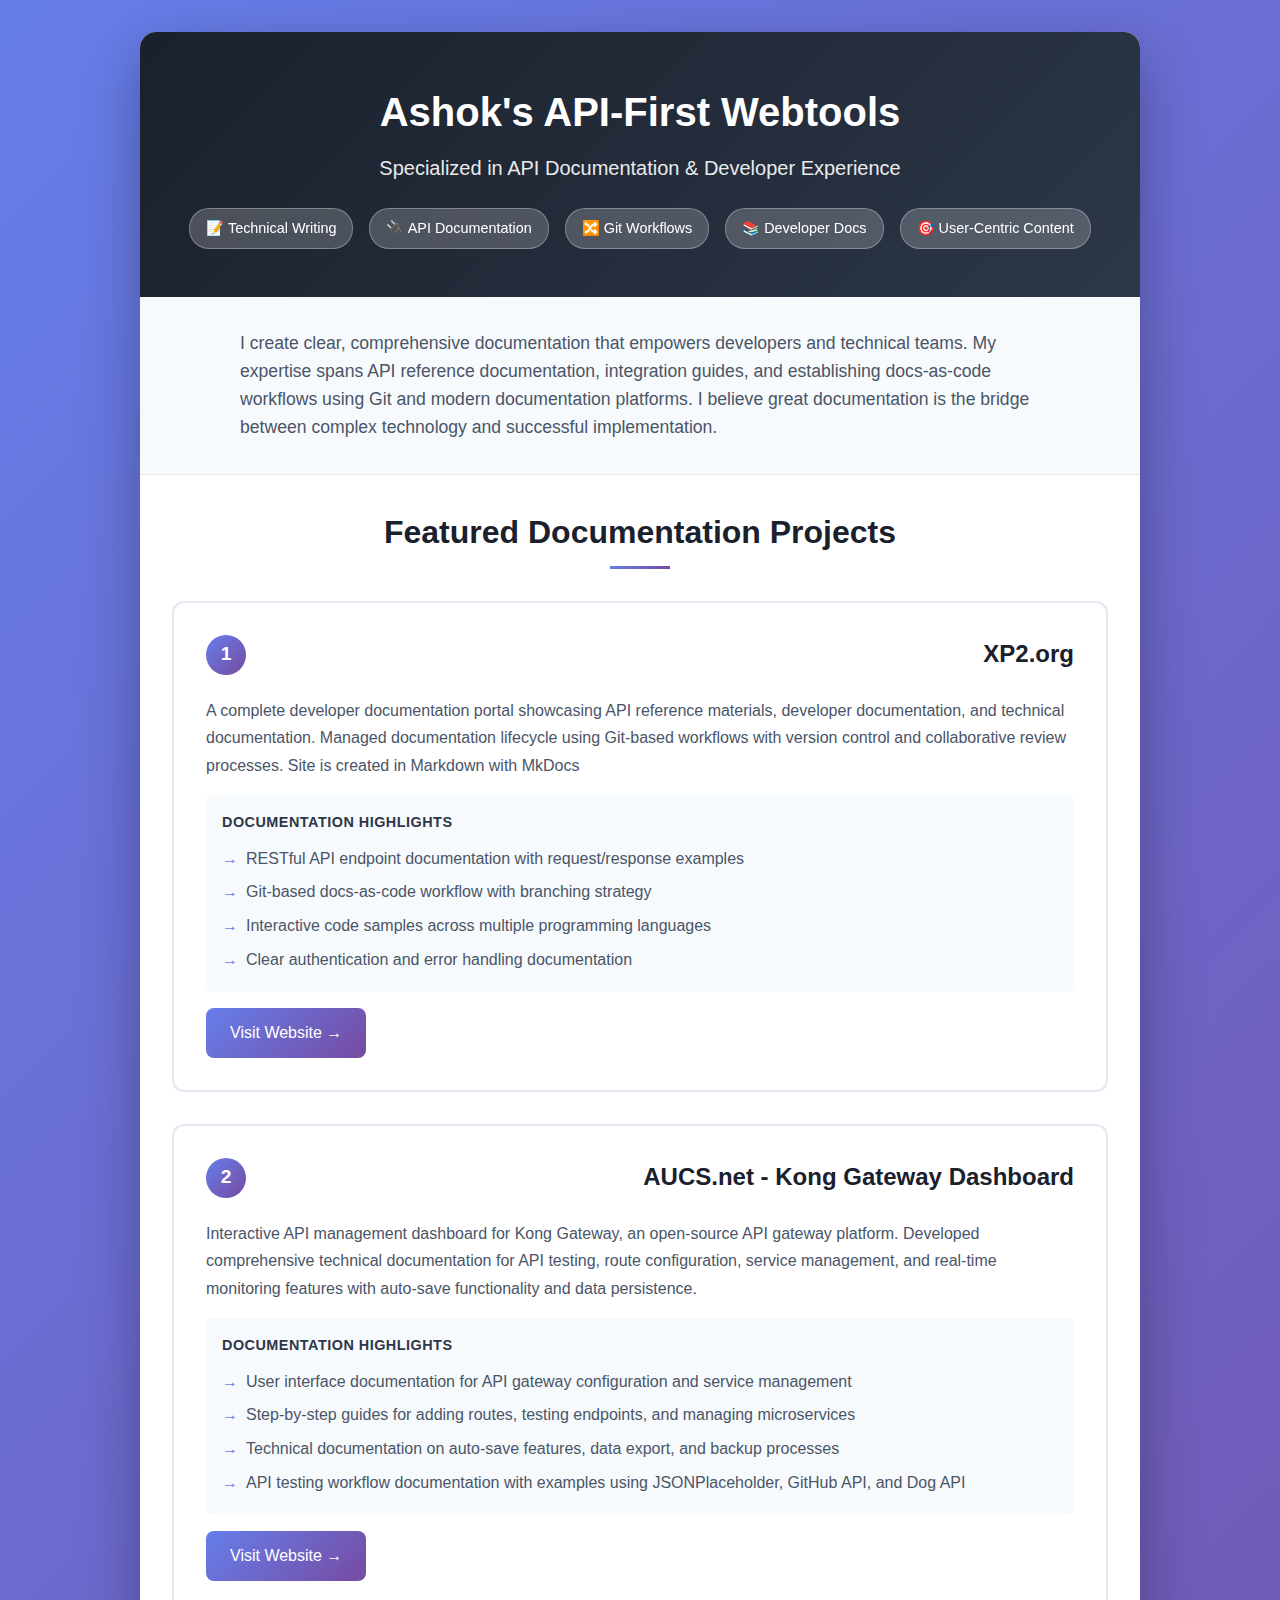
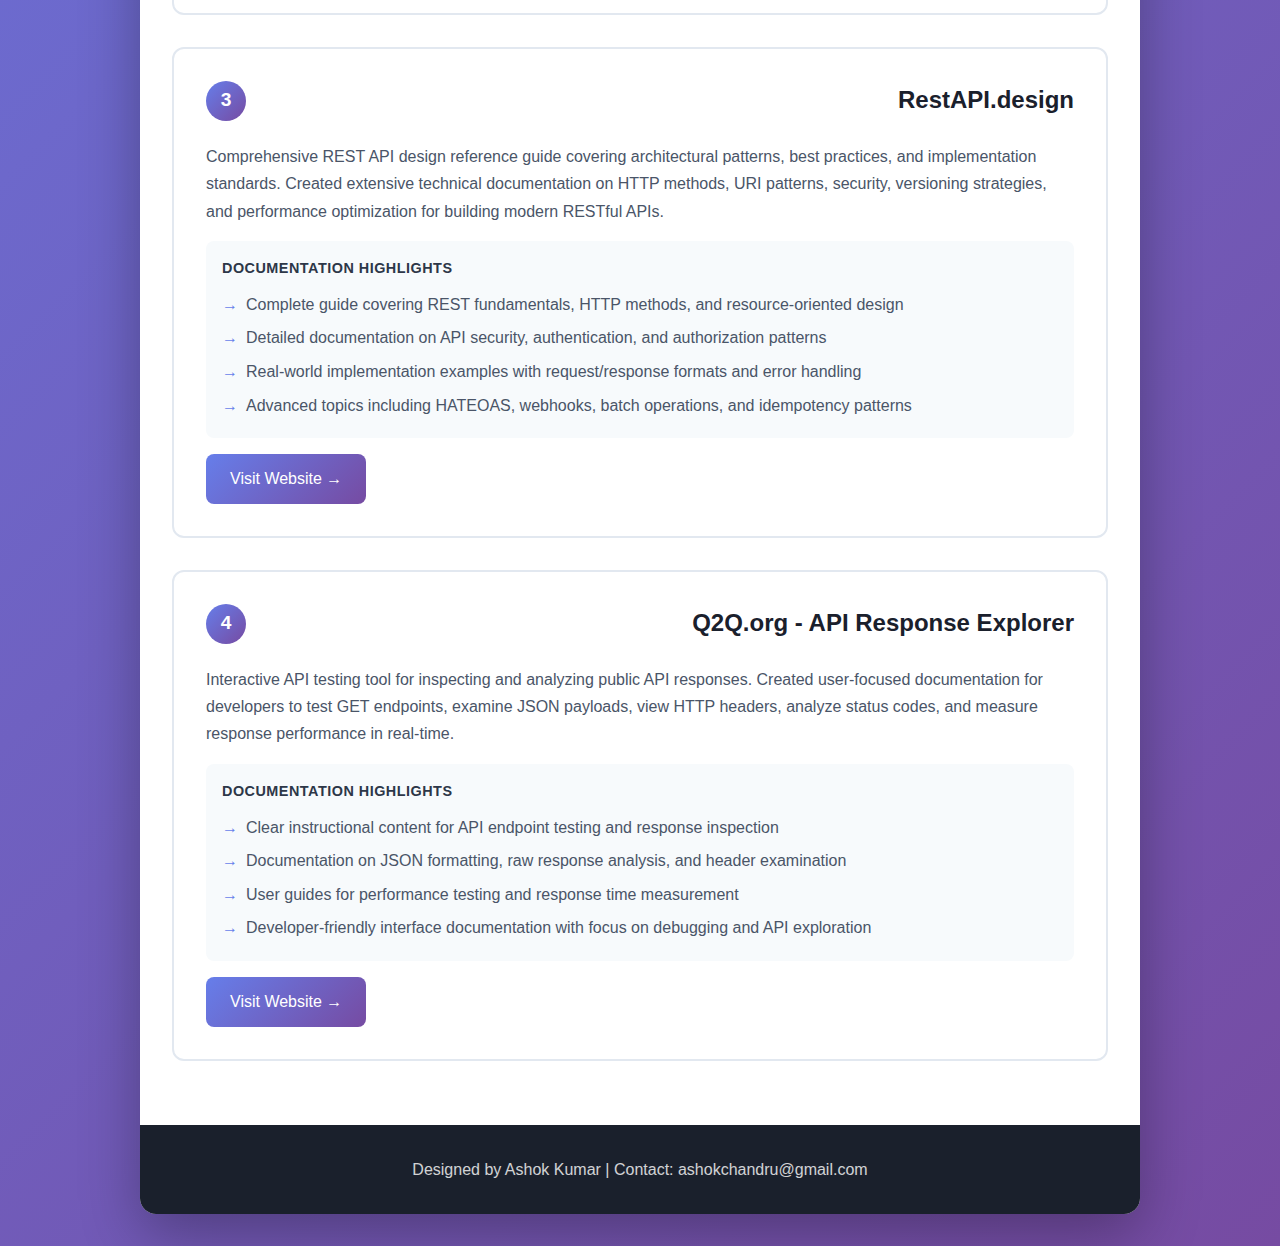
<file: index.html>
<!DOCTYPE html>
<html lang="en">
<head>
    <meta charset="UTF-8">
    <meta name="viewport" content="width=device-width, initial-scale=1.0">
    <title>Ashok Kumar Portfolio</title>
    <style>
        * {
            margin: 0;
            padding: 0;
            box-sizing: border-box;
        }

        body {
            font-family: -apple-system, BlinkMacSystemFont, 'Segoe UI', Roboto, Oxygen, Ubuntu, Cantarell, sans-serif;
            line-height: 1.6;
            color: #2d3748;
            background: linear-gradient(135deg, #667eea 0%, #764ba2 100%);
            min-height: 100vh;
            padding: 2rem 1rem;
        }

        .container {
            max-width: 1000px;
            margin: 0 auto;
            background: white;
            border-radius: 16px;
            box-shadow: 0 20px 60px rgba(0,0,0,0.3);
            overflow: hidden;
        }

        header {
            background: linear-gradient(135deg, #1a202c 0%, #2d3748 100%);
            color: white;
            padding: 3rem 2rem;
            text-align: center;
        }

        h1 {
            font-size: 2.5rem;
            margin-bottom: 0.5rem;
            font-weight: 700;
        }

        .tagline {
            font-size: 1.25rem;
            opacity: 0.9;
            margin-bottom: 1.5rem;
        }

        .skills {
            display: flex;
            gap: 1rem;
            justify-content: center;
            flex-wrap: wrap;
        }

        .skill-badge {
            background: rgba(255,255,255,0.2);
            padding: 0.5rem 1rem;
            border-radius: 20px;
            font-size: 0.9rem;
            backdrop-filter: blur(10px);
            border: 1px solid rgba(255,255,255,0.3);
        }

        .intro {
            padding: 2rem;
            background: #f7fafc;
            border-bottom: 1px solid #e2e8f0;
        }

        .intro p {
            font-size: 1.1rem;
            color: #4a5568;
            max-width: 800px;
            margin: 0 auto;
        }

        .projects {
            padding: 2rem;
        }

        .section-title {
            font-size: 2rem;
            color: #1a202c;
            margin-bottom: 2rem;
            text-align: center;
            position: relative;
        }

        .section-title::after {
            content: '';
            display: block;
            width: 60px;
            height: 3px;
            background: linear-gradient(90deg, #667eea, #764ba2);
            margin: 0.5rem auto 0;
        }

        .project-card {
            background: white;
            border: 2px solid #e2e8f0;
            border-radius: 12px;
            padding: 2rem;
            margin-bottom: 2rem;
            transition: all 0.3s ease;
        }

        .project-card:hover {
            border-color: #667eea;
            box-shadow: 0 8px 24px rgba(102, 126, 234, 0.15);
            transform: translateY(-2px);
        }

        .project-header {
            display: flex;
            justify-content: space-between;
            align-items: start;
            margin-bottom: 1rem;
        }

        .project-number {
            background: linear-gradient(135deg, #667eea, #764ba2);
            color: white;
            width: 40px;
            height: 40px;
            border-radius: 50%;
            display: flex;
            align-items: center;
            justify-content: center;
            font-weight: bold;
            font-size: 1.2rem;
        }

        .project-title {
            font-size: 1.5rem;
            color: #1a202c;
            margin-bottom: 0.5rem;
            flex: 1;
            margin-left: 1rem;
        }

        .project-description {
            color: #4a5568;
            margin-bottom: 1rem;
            line-height: 1.7;
        }

        .project-highlights {
            background: #f7fafc;
            padding: 1rem;
            border-radius: 8px;
            margin-bottom: 1rem;
        }

        .project-highlights h4 {
            color: #2d3748;
            margin-bottom: 0.5rem;
            font-size: 0.9rem;
            text-transform: uppercase;
            letter-spacing: 0.5px;
        }

        .project-highlights ul {
            list-style: none;
            padding-left: 0;
        }

        .project-highlights li {
            padding: 0.25rem 0;
            color: #4a5568;
            position: relative;
            padding-left: 1.5rem;
        }

        .project-highlights li::before {
            content: '→';
            position: absolute;
            left: 0;
            color: #667eea;
            font-weight: bold;
        }

        .project-link {
            display: inline-block;
            background: linear-gradient(135deg, #667eea, #764ba2);
            color: white;
            padding: 0.75rem 1.5rem;
            text-decoration: none;
            border-radius: 8px;
            transition: all 0.3s ease;
            font-weight: 500;
        }

        .project-link:hover {
            transform: translateX(5px);
            box-shadow: 0 4px 12px rgba(102, 126, 234, 0.4);
        }

        footer {
            background: #1a202c;
            color: white;
            text-align: center;
            padding: 2rem;
        }

        footer p {
            opacity: 0.8;
        }

        @media (max-width: 768px) {
            h1 {
                font-size: 2rem;
            }

            .tagline {
                font-size: 1rem;
            }

            .project-header {
                flex-direction: column;
            }

            .project-title {
                margin-left: 0;
                margin-top: 1rem;
            }
        }
    </style>
</head>
<body>
    <div class="container">
        <header>
            <h1>Ashok's API-First Webtools</h1>
            <p class="tagline">Specialized in API Documentation & Developer Experience</p>
            <div class="skills">
                <span class="skill-badge">📝 Technical Writing</span>
                <span class="skill-badge">🔌 API Documentation</span>
                <span class="skill-badge">🔀 Git Workflows</span>
                <span class="skill-badge">📚 Developer Docs</span>
                <span class="skill-badge">🎯 User-Centric Content</span>
            </div>
        </header>

        <section class="intro">
            <p>
                I create clear, comprehensive documentation that empowers developers and technical teams. 
                My expertise spans API reference documentation, integration guides, and establishing 
                docs-as-code workflows using Git and modern documentation platforms. I believe great 
                documentation is the bridge between complex technology and successful implementation.
            </p>
        </section>

        <section class="projects">
            <h2 class="section-title">Featured Documentation Projects</h2>

            <div class="project-card">
                <div class="project-header">
                    <div class="project-number">1</div>
                    <div>
                        <h3 class="project-title">XP2.org</h3>
                    </div>
                </div>
                <p class="project-description">
                    A complete developer documentation portal showcasing API reference materials, 
                    developer documentation, and technical documentation. Managed documentation lifecycle using 
                    Git-based workflows with version control and collaborative review processes. Site is created
                    in Markdown with MkDocs
                </p>
                <div class="project-highlights">
                    <h4>Documentation Highlights</h4>
                    <ul>
                        <li>RESTful API endpoint documentation with request/response examples</li>
                        <li>Git-based docs-as-code workflow with branching strategy</li>
                        <li>Interactive code samples across multiple programming languages</li>
                        <li>Clear authentication and error handling documentation</li>
                    </ul>
                </div>
                <a href="https://xp2.org" class="project-link">Visit Website →</a>
            </div>

            <div class="project-card">
                <div class="project-header">
                    <div class="project-number">2</div>
                    <div>
                        <h3 class="project-title">AUCS.net - Kong Gateway Dashboard</h3>
                    </div>
                </div>
                <p class="project-description">
                    Interactive API management dashboard for Kong Gateway, an open-source API gateway platform. 
                    Developed comprehensive technical documentation for API testing, route configuration, service 
                    management, and real-time monitoring features with auto-save functionality and data persistence.
                </p>
                <div class="project-highlights">
                    <h4>Documentation Highlights</h4>
                    <ul>
                        <li>User interface documentation for API gateway configuration and service management</li>
                        <li>Step-by-step guides for adding routes, testing endpoints, and managing microservices</li>
                        <li>Technical documentation on auto-save features, data export, and backup processes</li>
                        <li>API testing workflow documentation with examples using JSONPlaceholder, GitHub API, and Dog API</li>
                    </ul>
                </div>
                <a href="https://aucs.net" class="project-link">Visit Website →</a>
            </div>

            <div class="project-card">
                <div class="project-header">
                    <div class="project-number">3</div>
                    <div>
                        <h3 class="project-title">RestAPI.design</h3>
                    </div>
                </div>
                <p class="project-description">
                    Comprehensive REST API design reference guide covering architectural patterns, best practices, 
                    and implementation standards. Created extensive technical documentation on HTTP methods, URI 
                    patterns, security, versioning strategies, and performance optimization for building modern RESTful APIs.
                </p>
                <div class="project-highlights">
                    <h4>Documentation Highlights</h4>
                    <ul>
                        <li>Complete guide covering REST fundamentals, HTTP methods, and resource-oriented design</li>
                        <li>Detailed documentation on API security, authentication, and authorization patterns</li>
                        <li>Real-world implementation examples with request/response formats and error handling</li>
                        <li>Advanced topics including HATEOAS, webhooks, batch operations, and idempotency patterns</li>
                    </ul>
                </div>
                <a href="https://restapi.design" class="project-link">Visit Website →</a>
            </div>

            <div class="project-card">
                <div class="project-header">
                    <div class="project-number">4</div>
                    <div>
                        <h3 class="project-title">Q2Q.org - API Response Explorer</h3>
                    </div>
                </div>
                <p class="project-description">
                    Interactive API testing tool for inspecting and analyzing public API responses. Created 
                    user-focused documentation for developers to test GET endpoints, examine JSON payloads, 
                    view HTTP headers, analyze status codes, and measure response performance in real-time.
                </p>
                <div class="project-highlights">
                    <h4>Documentation Highlights</h4>
                    <ul>
                        <li>Clear instructional content for API endpoint testing and response inspection</li>
                        <li>Documentation on JSON formatting, raw response analysis, and header examination</li>
                        <li>User guides for performance testing and response time measurement</li>
                        <li>Developer-friendly interface documentation with focus on debugging and API exploration</li>
                    </ul>
                </div>
                <a href="https://q2q.org" class="project-link">Visit Website →</a>
            </div>
        </section>

        <footer>
            <p>Designed by Ashok Kumar | Contact: ashokchandru@gmail.com</p>
        </footer>
    </div>
</body>
</html>
</file>
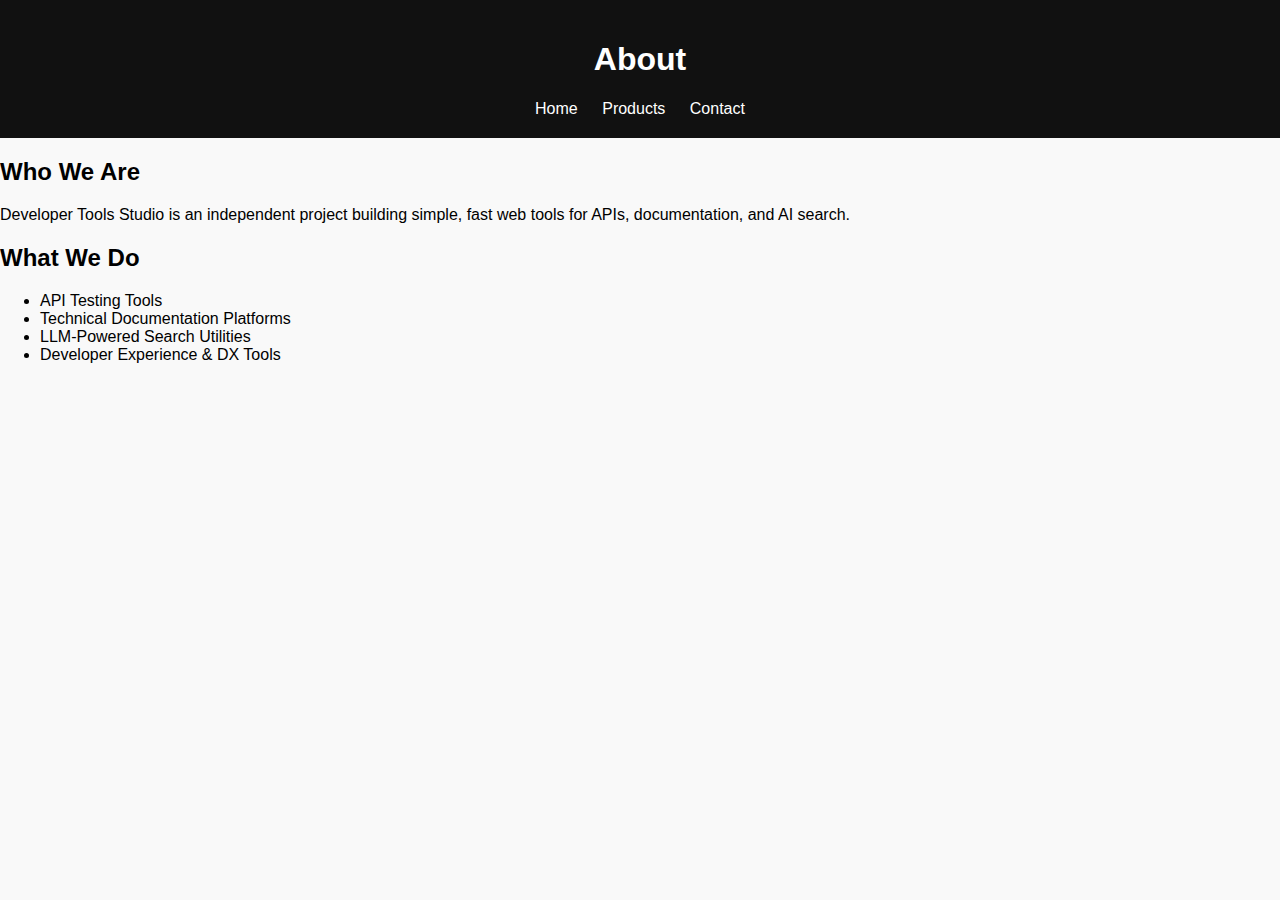
<file: about.html>
<!DOCTYPE html>
<html lang="en">
<head>
  <meta charset="UTF-8">
  <title>About — Developer Tools Studio</title>
  <link rel="stylesheet" href="css/style.css">
</head>
<body>
  <header>
    <h1>About</h1>
    <nav>
      <a href="index.html">Home</a>
      <a href="products.html">Products</a>
      <a href="contact.html">Contact</a>
    </nav>
  </header>

  <section>
    <h2>Who We Are</h2>
    <p>Developer Tools Studio is an independent project building simple, fast web tools for APIs, documentation, and AI search.</p>

    <h2>What We Do</h2>
    <ul>
      <li>API Testing Tools</li>
      <li>Technical Documentation Platforms</li>
      <li>LLM-Powered Search Utilities</li>
      <li>Developer Experience & DX Tools</li>
    </ul>
  </section>
</body>
</html>
</file>
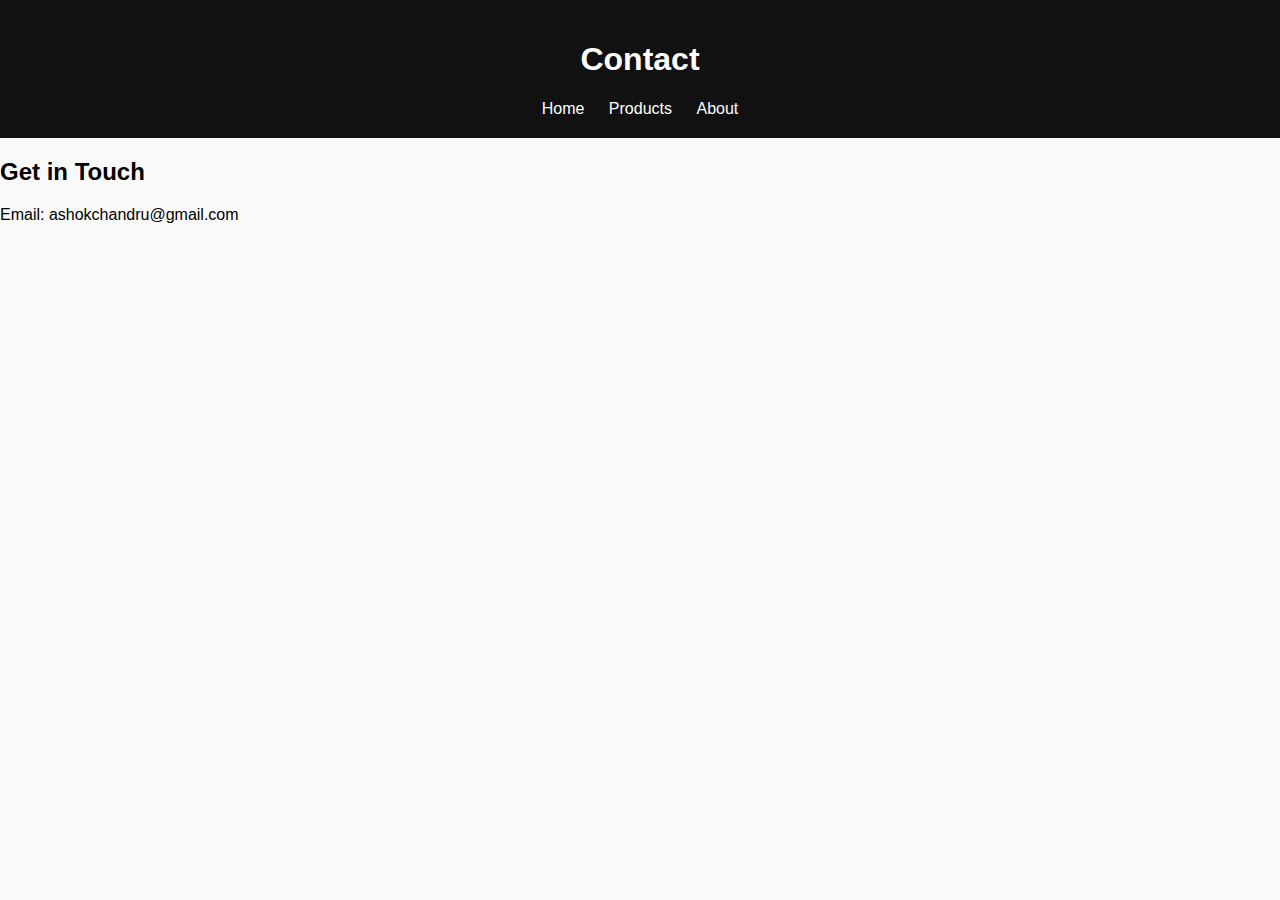
<file: contact.html>
<!DOCTYPE html>
<html lang="en">
<head>
  <meta charset="UTF-8">
  <title>Contact — W3SW Webtools</title>
  <link rel="stylesheet" href="css/style.css">
</head>
<body>
  <header>
    <h1>Contact</h1>
    <nav>
      <a href="index.html">Home</a>
      <a href="products.html">Products</a>
      <a href="about.html">About</a>
    </nav>
  </header>

  <section>
    <h2>Get in Touch</h2>
    <p>Email: ashokchandru@gmail.com</p>
  </section>
</body>
</html>
</file>
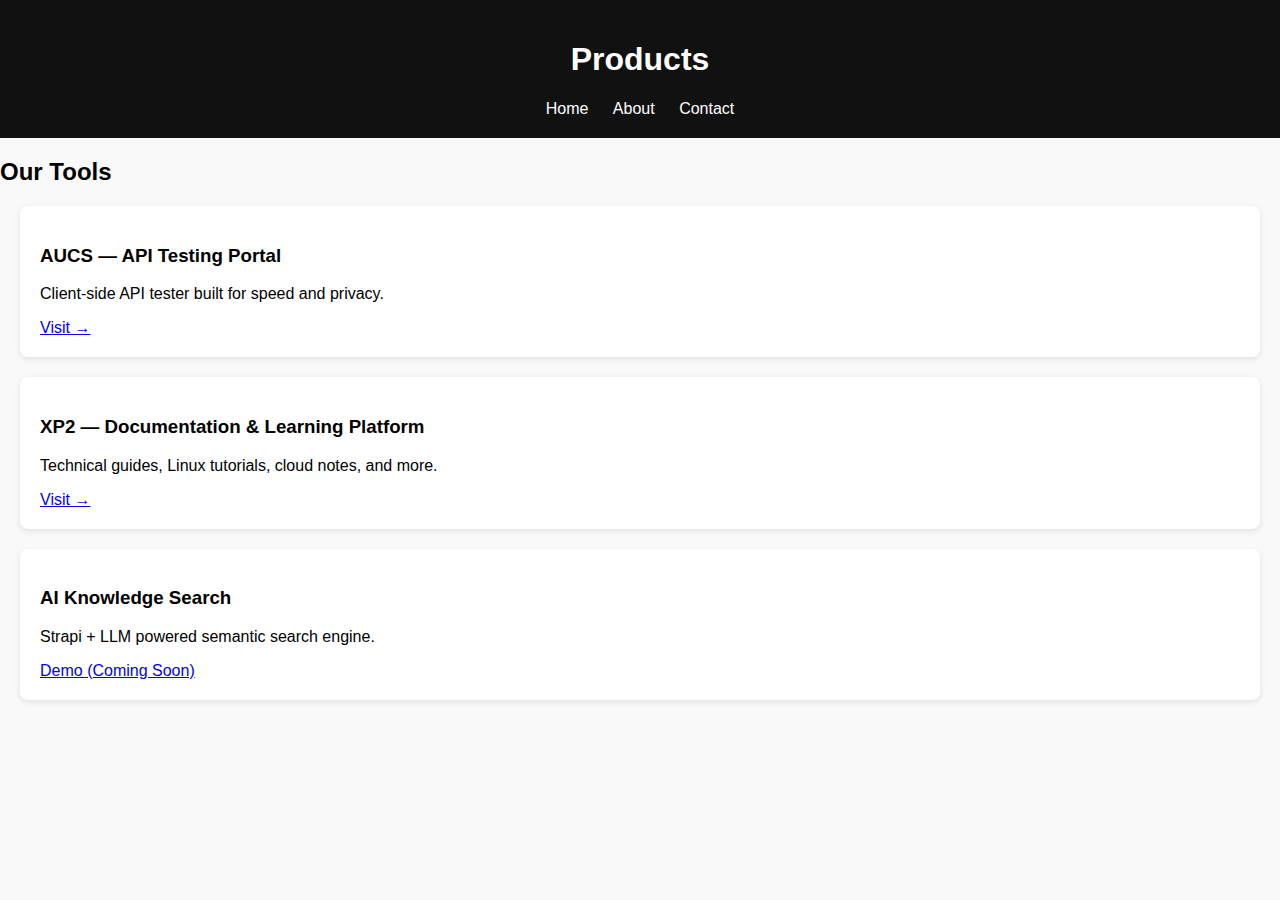
<file: products.html>
<!DOCTYPE html>
<html lang="en">
<head>
  <meta charset="UTF-8">
  <title>Products — Developer Tools Studio</title>
  <link rel="stylesheet" href="css/style.css">
</head>
<body>
  <header>
    <h1>Products</h1>
    <nav>
      <a href="index.html">Home</a>
      <a href="about.html">About</a>
      <a href="contact.html">Contact</a>
    </nav>
  </header>

  <section>
    <h2>Our Tools</h2>

    <div class="card">
      <h3>AUCS — API Testing Portal</h3>
      <p>Client-side API tester built for speed and privacy.</p>
      <a href="https://aucs.net" target="_blank">Visit →</a>
    </div>

    <div class="card">
      <h3>XP2 — Documentation & Learning Platform</h3>
      <p>Technical guides, Linux tutorials, cloud notes, and more.</p>
      <a href="https://xp2.org" target="_blank">Visit →</a>
    </div>

    <div class="card">
      <h3>AI Knowledge Search</h3>
      <p>Strapi + LLM powered semantic search engine.</p>
      <a href="#" target="_blank">Demo (Coming Soon)</a>
    </div>
  </section>
</body>
</html>
</file>
<file: css/style.css>
body {
  font-family: Arial, sans-serif;
  margin: 0;
  padding: 0;
  background: #f9f9f9;
}

header {
  background: #111;
  color: #fff;
  padding: 20px;
  text-align: center;
}

nav a {
  color: #fff;
  margin: 0 10px;
  text-decoration: none;
}

.hero {
  padding: 40px;
  text-align: center;
}

.card {
  background: #fff;
  padding: 20px;
  margin: 20px;
  border-radius: 8px;
  box-shadow: 0 2px 6px rgba(0,0,0,0.1);
}
</file>
